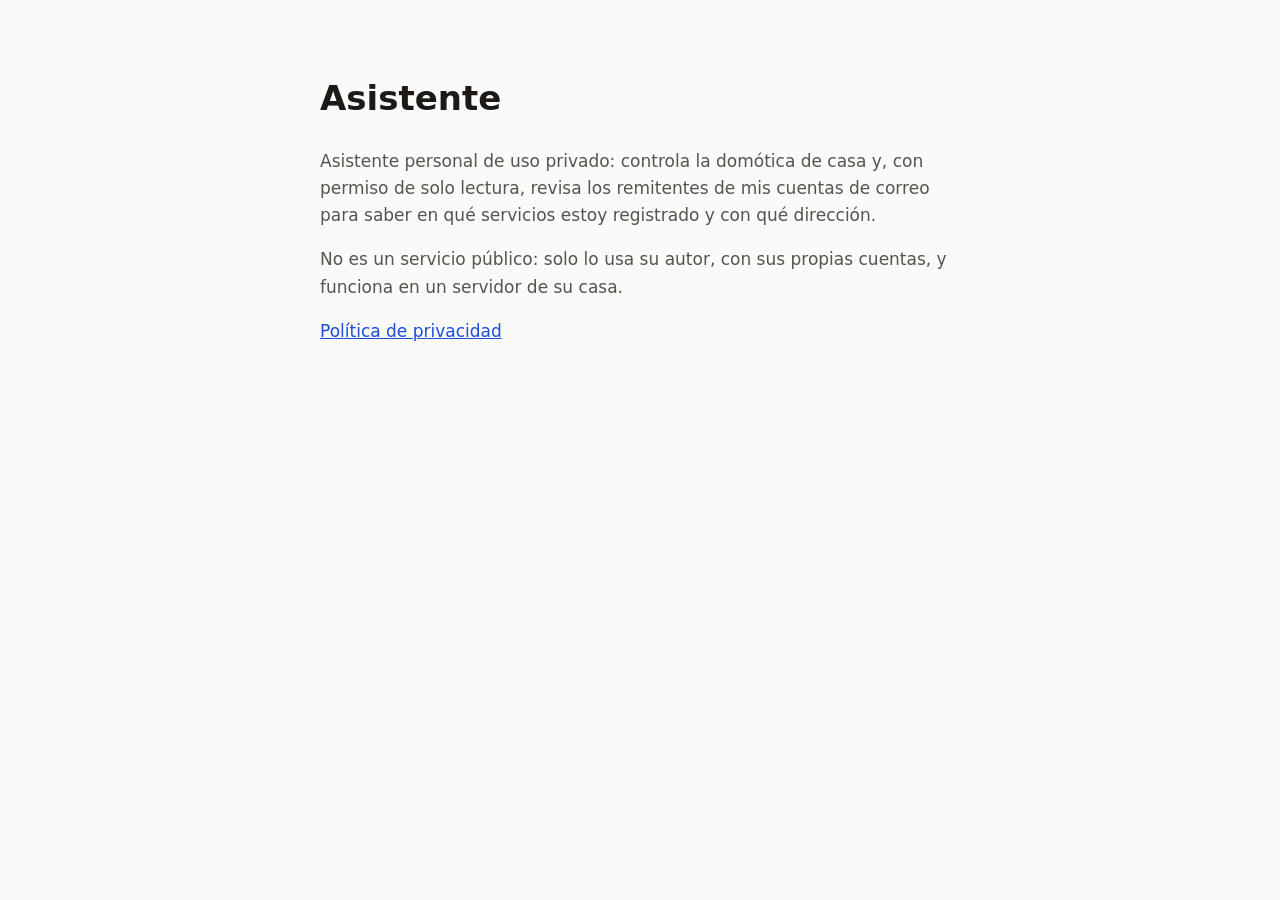
<file: index.html>
<!doctype html>
<html lang="es">
<head>
  <meta charset="utf-8">
  <meta name="viewport" content="width=device-width, initial-scale=1">
  <title>Asistente</title>
  <link rel="stylesheet" href="estilos.css">
</head>
<body>
  <main>
    <h1>Asistente</h1>
    <p>Asistente personal de uso privado: controla la domótica de casa y, con permiso de solo lectura, revisa los remitentes de mis cuentas de correo para saber en qué servicios estoy registrado y con qué dirección.</p>
    <p>No es un servicio público: solo lo usa su autor, con sus propias cuentas, y funciona en un servidor de su casa.</p>
    <p><a href="privacidad.html">Política de privacidad</a></p>
  </main>
</body>
</html>
</file>
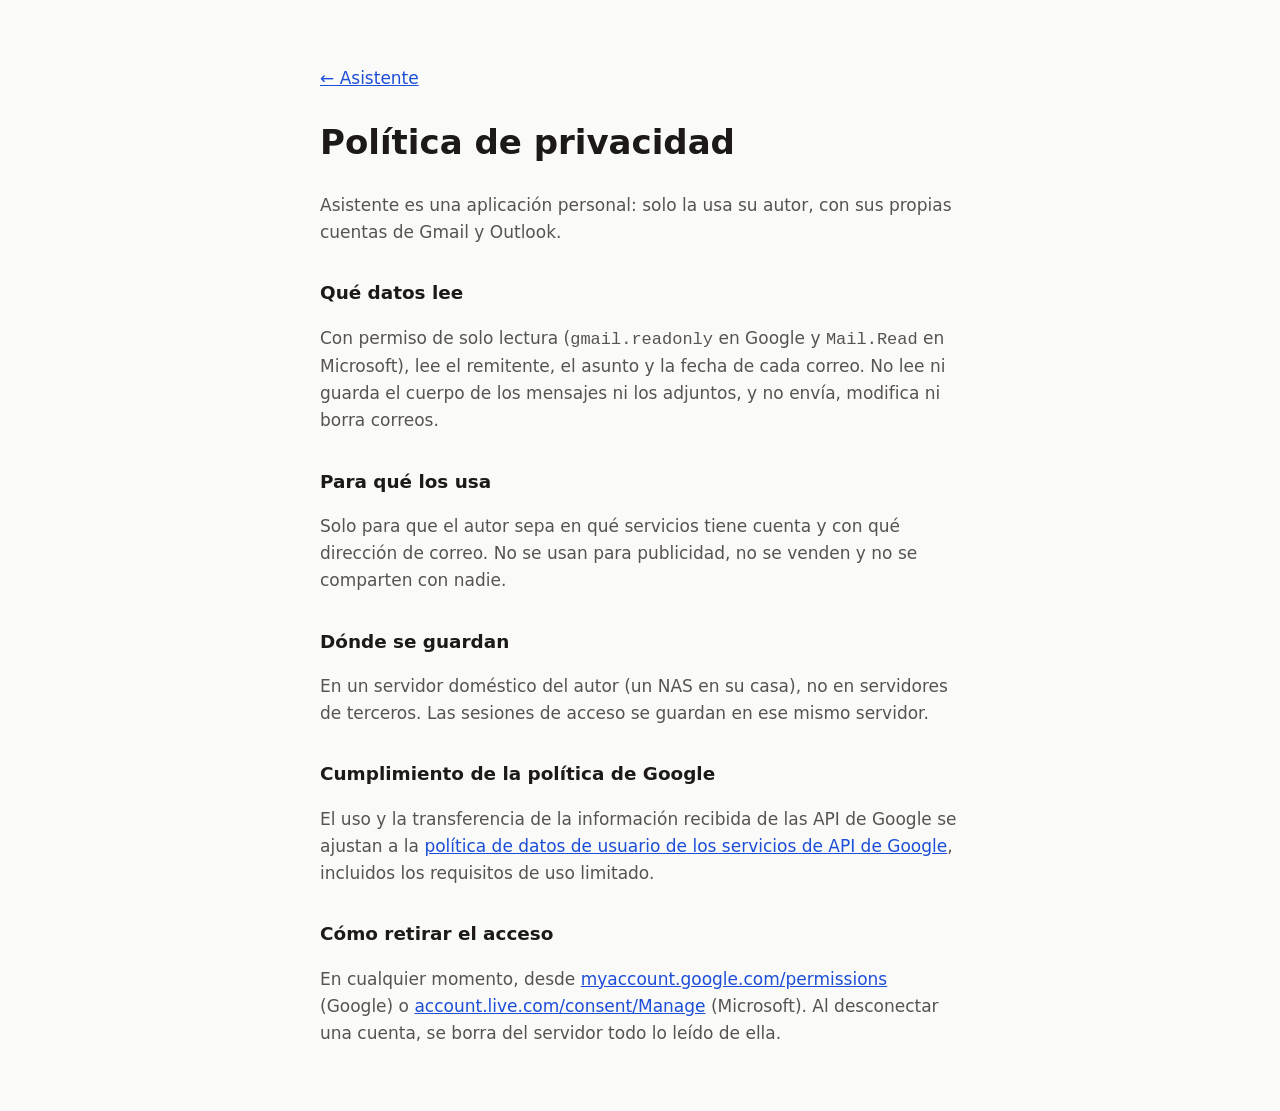
<file: privacidad.html>
<!doctype html>
<html lang="es">
<head>
  <meta charset="utf-8">
  <meta name="viewport" content="width=device-width, initial-scale=1">
  <title>Privacidad · Asistente</title>
  <link rel="stylesheet" href="estilos.css">
</head>
<body>
  <main>
    <p><a href="index.html">← Asistente</a></p>
    <h1>Política de privacidad</h1>
    <p>Asistente es una aplicación personal: solo la usa su autor, con sus propias cuentas de Gmail y Outlook.</p>

    <h2>Qué datos lee</h2>
    <p>Con permiso de solo lectura (<code>gmail.readonly</code> en Google y <code>Mail.Read</code> en Microsoft), lee el remitente, el asunto y la fecha de cada correo. No lee ni guarda el cuerpo de los mensajes ni los adjuntos, y no envía, modifica ni borra correos.</p>

    <h2>Para qué los usa</h2>
    <p>Solo para que el autor sepa en qué servicios tiene cuenta y con qué dirección de correo. No se usan para publicidad, no se venden y no se comparten con nadie.</p>

    <h2>Dónde se guardan</h2>
    <p>En un servidor doméstico del autor (un NAS en su casa), no en servidores de terceros. Las sesiones de acceso se guardan en ese mismo servidor.</p>

    <h2>Cumplimiento de la política de Google</h2>
    <p>El uso y la transferencia de la información recibida de las API de Google se ajustan a la <a href="https://developers.google.com/terms/api-services-user-data-policy">política de datos de usuario de los servicios de API de Google</a>, incluidos los requisitos de uso limitado.</p>

    <h2>Cómo retirar el acceso</h2>
    <p>En cualquier momento, desde <a href="https://myaccount.google.com/permissions">myaccount.google.com/permissions</a> (Google) o <a href="https://account.live.com/consent/Manage">account.live.com/consent/Manage</a> (Microsoft). Al desconectar una cuenta, se borra del servidor todo lo leído de ella.</p>
  </main>
</body>
</html>
</file>
<file: estilos.css>
:root {
  --fondo: #fafaf9;
  --texto: #1c1917;
  --texto-suave: #57534e;
  --enlace: #1d4ed8;
  color-scheme: light dark;
}

@media (prefers-color-scheme: dark) {
  :root {
    --fondo: #1c1917;
    --texto: #f5f5f4;
    --texto-suave: #a8a29e;
    --enlace: #93c5fd;
  }
}

body {
  margin: 0;
  padding: 48px 16px;
  background: var(--fondo);
  color: var(--texto);
  font: 17px/1.6 system-ui, sans-serif;

  main {
    max-width: 640px;
    margin: 0 auto;
  }

  h2 {
    margin-top: 32px;
    font-size: 1.15rem;
  }

  p {
    color: var(--texto-suave);
  }

  a {
    color: var(--enlace);
  }
}
</file>
